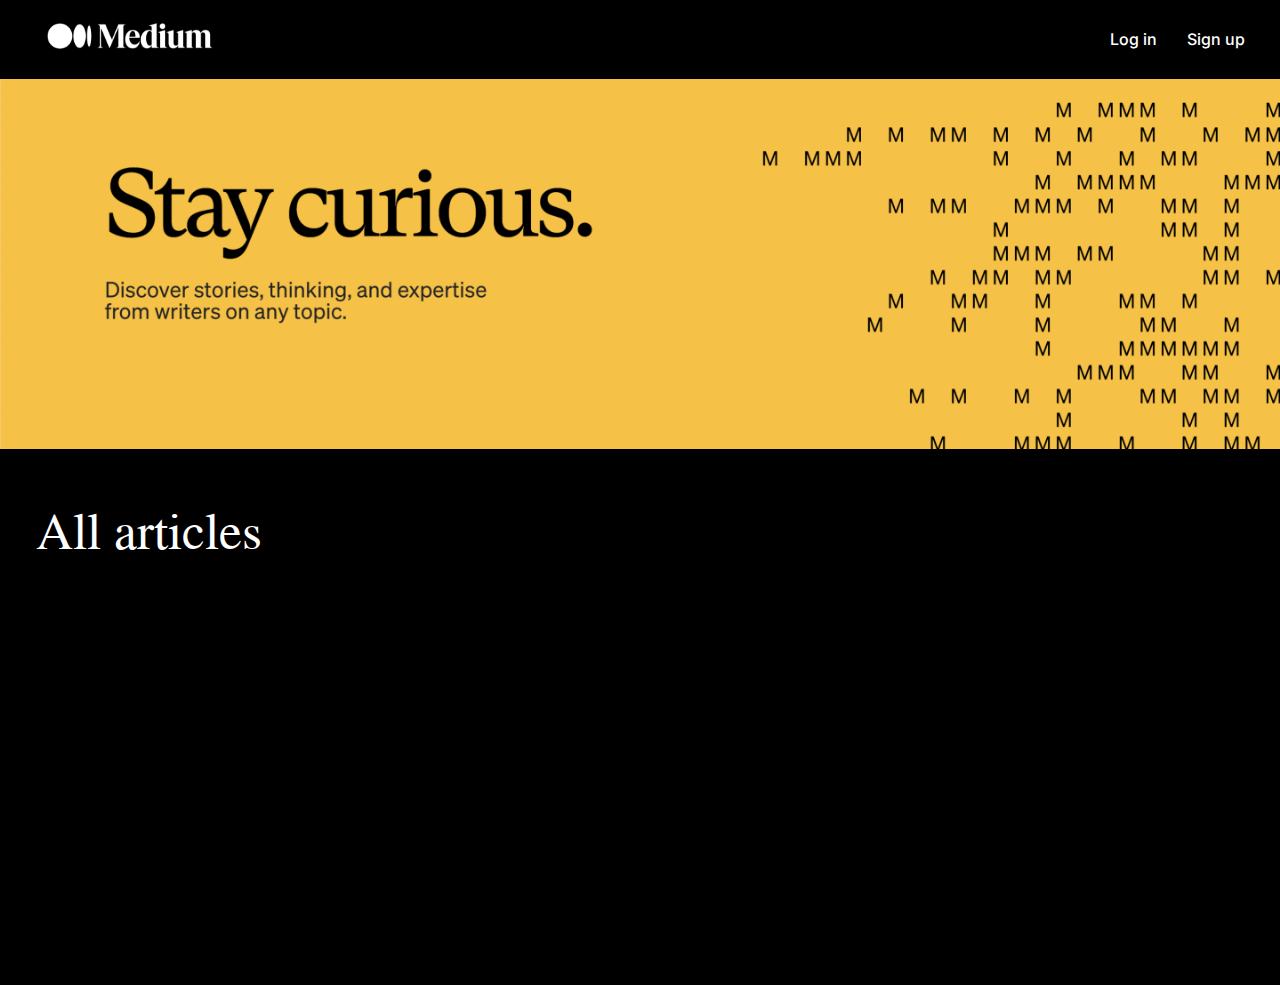
<file: IMTIHON- 5 oy/imtihon/index.html>
<!DOCTYPE html>
<html lang="en">
<head>
    <meta charset="UTF-8">
    <meta name="viewport" content="width=device-width, initial-scale=1.0">
    <title>BLOG POST</title>
    <link rel="stylesheet" href="https://cdn.jsdelivr.net/npm/swiper@11/swiper-bundle.min.css" />
    <link rel="stylesheet" href="./css/index.css">
    <link rel="preconnect" href="https://fonts.googleapis.com">
    <link rel="preconnect" href="https://fonts.gstatic.com" crossorigin>
    <link href="https://fonts.googleapis.com/css2?family=Inter:wght@100..900&family=Jomolhari&display=swap" rel="stylesheet">
</head>
<body>
    <header class="header">
        <nav class="nav container">
            <a href="./index.html" class="nav__logo">
                <img src="./svg/logo.svg" alt="logo">
            </a>
            <div class="nav__register">
                <a href="#" class="nav__logout logout">Log Out</a>
                <a href="./pages/dashboard.html" class="nav-register__dashboard dash">Create Post</a>
                <a href="./pages/logIn.html" class="nav-register__login log">Log in</a>
                <a href="./pages/sign-Up.html" class="nav-register__signup reg">Sign up</a>
            </div>
        </nav>
        <div class="hero">
            <img src="./images/hero.png" class="hero__img">
        </div>
    </header>


    <div class="cards__articles container">
        <h3 class="articles__title">All articles</h3>
        <div class="swiper mySwiper">
            <div class="swiper-wrapper"></div>
        </div>
    </div>

    <script src="https://cdn.jsdelivr.net/npm/swiper@11/swiper-bundle.min.js"></script>
    <script src="./script/index.js"></script>
</body>
</html>
</file>
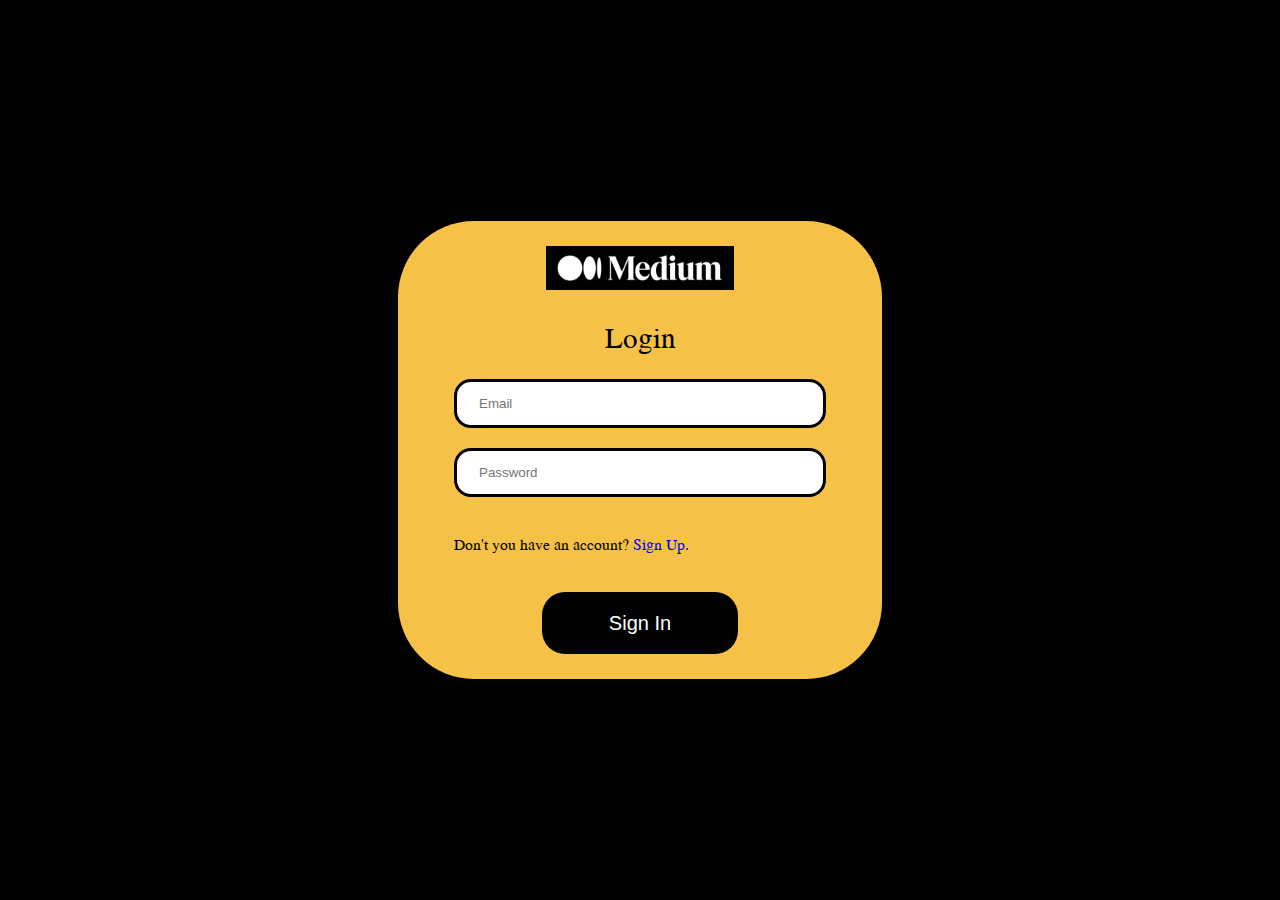
<file: IMTIHON- 5 oy/imtihon/pages/login.html>
<!DOCTYPE html>
<html lang="en">
<head>
    <meta charset="UTF-8">
    <meta name="viewport" content="width=device-width, initial-scale=1.0">
    <title>LOG IN</title>
    <link rel="stylesheet" href="../css/login.css">
    <link rel="preconnect" href="https://fonts.googleapis.com">
    <link rel="preconnect" href="https://fonts.gstatic.com" crossorigin>
    <link href="https://fonts.googleapis.com/css2?family=Inter:wght@100..900&family=Jomolhari&display=swap" rel="stylesheet">
</head>
<body>

    <div class="signup">
        <img src="../svg/logo.svg" class="signup__img" alt="">
        <h4 class="signup__title">Login</h4>
        <form class="signup__form login__form">
            <input type="email" name="" id="login-email" placeholder="Email">
            <input type="password" id="login-password" placeholder="Password">
            <p class="signup-login">Don't you have an account? <a href="./sign-Up.html">Sign Up.</p>
            <button type="submit" class="signup-btn">Sign In </button>
        </form>
    </div>


    <script src="../script/login.js"></script>
</body>

</html>
</file>
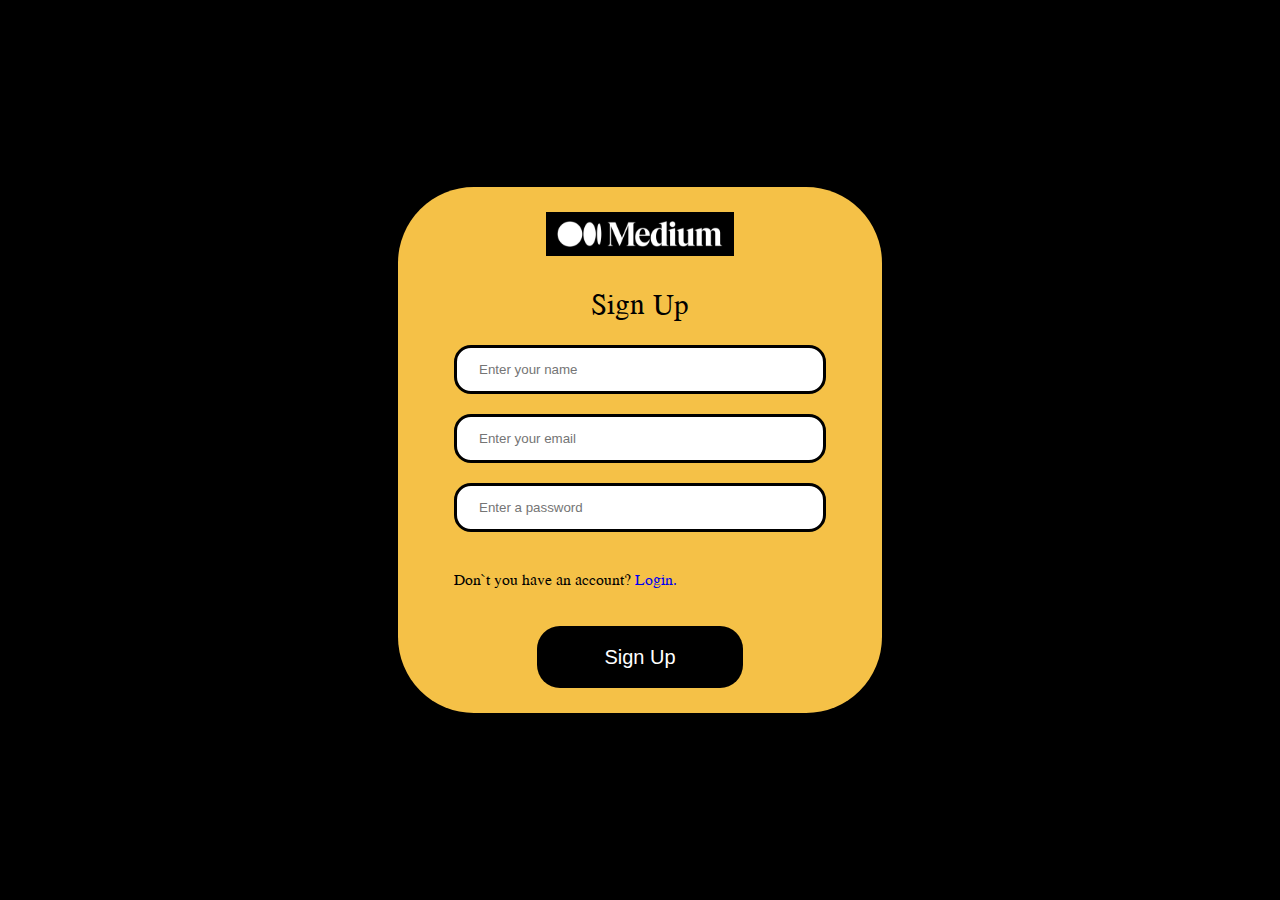
<file: IMTIHON- 5 oy/imtihon/pages/sign-Up.html>
<!DOCTYPE html>
<html lang="en">
<head>
    <meta charset="UTF-8">
    <meta name="viewport" content="width=device-width, initial-scale=1.0">
    <title>SIGN UP</title>
    <link rel="stylesheet" href="../css/signup.css">
    <link rel="preconnect" href="https://fonts.googleapis.com">
    <link rel="preconnect" href="https://fonts.gstatic.com" crossorigin>
    <link href="https://fonts.googleapis.com/css2?family=Inter:wght@100..900&family=Jomolhari&display=swap" rel="stylesheet">
</head>
<body>
    
    <div class="signup">
        <img src="../svg/logo.svg" class="signup__img" alt="">
        <h4 class="signup__title">Sign Up</h4>
        <form id="signup__form" class="signup__form">
            <input type="text" id="signup-firstname" placeholder="Enter your name">
            <input type="email" id="signup-email" placeholder="Enter your email">
            <input type="password" id="signup-password" placeholder="Enter a password">
            <p class="signup-login">Don`t you have an account? <a href="./login.html">Login.</p>
            <button type="submit" class="signup-btn">Sign Up</button>
        </form>
    </div>


    <script src="../script/signup.js"></script>
</body>

</html>
</file>
<file: IMTIHON- 5 oy/imtihon/css/index.css>
* {
    padding: 0;
    margin: 0;
    box-sizing: border-box;
    text-decoration: none;
}

body {
    background: #000000;
    color: #fff;
    font-family: "Jomolhari", serif;
}

.container {
    max-width: 1229px;
    padding: 0px 10px;
    margin: 0 auto;
}

.nav {
    height: 79px;
    display: flex;
    justify-content: space-between;
    align-items: center;
}

.nav__register {
    display: flex;
    align-items: center;
    gap: 30px;
}

.nav__logout,
.nav-register__dashboard,
.nav-register__login,
.nav-register__signup {
    font-family: "Inter", sans-serif;
    font-size: 1rem;
    font-weight: 500;
    line-height: 19.22px;
    color: #ffffff;
    cursor: pointer;
}

.nav-register__dashboard{
    margin-right: 1rem;
    transition: color 0.3s ease-in-out;
}

.nav__logout,
.nav-register__dashboard:hover,
.nav-register__login:hover,
.nav-register__signup:hover {
    transition: 0.3s ease-in-out;
    color: #F0DE36;
}

.nav__logout{
    color: red;
    cursor: pointer;
}

.hero__img {
    width: 100%;
}

.articles__title {
    font-size: 46px;
    font-weight: 400;
    line-height: 73.67px;
    color: #fff;
    margin: 37px 0px 30px 0;
}

.cards__articles {
    padding-bottom: 52px;
}

.swiper {
    width: 100%;
    height: 336px;
}

.swiper-slide {
    height: 336px;
    font-size: 18px;
    background: #1E1E1E;
    display: flex;
    justify-content: center;
    align-items: center;
    color: #ffffff;
    border: 3px solid #F0DE36;
    overflow: hidden;
    display: block;
}

.swiper-slide img {
    max-width: 100%;
    width: 100%;
    height: 172px;
}

.swiper-slide__body {
    padding: 7px 12px;
    height: 150px;
    display: flex;
    flex-direction: column;
    justify-content: space-between;
}

.swiper-slide__title {
    font-size: 20px;
    font-weight: 400;
    line-height: 32.03px;
    text-align: left;
}

.swiper-slide__info {
    font-size: 12px;
    font-weight: 400;
    line-height: 19.22px;
    text-align: left;
}

.swiper-slide__author {
    display: flex;
    gap: 9px;
    padding: 10px 0px 12px 0;
}

.swiper-slide__author img {
    width: 35px;
    height: 35px;
}
.swiper-slide-author__about{
    display: flex;
    flex-direction: column;
}
.swiper-slide-author__name {
    font-size: 12px;
    font-weight: 400;
    line-height: 19.22px;
}

.swiper-slide-author__author {
    font-size: 12px;
    font-weight: 400;
    line-height: 19.22px;
    text-align: left;
    color: #787878;
}
</file>
<file: IMTIHON- 5 oy/imtihon/css/login.css>
* {
    padding: 0;
    margin: 0;
    box-sizing: border-box;
    text-decoration: none;
}

body {
    background: #000000;
    color: #fff;
    font-family: "Jomolhari", serif;
    display: flex;
    justify-content: center;
    align-items: center;
    height: 100vh;
}

.signup {
    background: #F5C147;
    border-radius: 76px;
    max-width: 484px;
    width: 100%;
    text-align: center;
    padding: 25px 56px;
}

.signup__img {
    width: 188px;
    height: 44px;
}

.signup__title {
    font-size: 26px;
    font-weight: 400;
    line-height: 41.64px;
    padding: 20px 0;
    color: black;
}

.signup__form {
    display: flex;
    flex-direction: column;
    gap: 20px;
    width: 100%;
}

.signup__form input {
    border: 3px solid #000000;
    padding: 14px 22px;
    outline: none;
    border-radius: 17px;
}

.signup-login {
    text-align: left;
    padding: 16px 0;
    font-size: 14px;
    font-weight: 400;
    line-height: 22.42px;
    color: #000000;
}


.signup-btn {
    padding: 15px 67px;
    background: #000000;
    border-radius: 23px;
    color: white;
    font-size: 20px;
    font-weight: 400;
    line-height: 32.03px;
    border: none;
}
</file>
<file: IMTIHON- 5 oy/imtihon/css/signup.css>
* {
    padding: 0;
    margin: 0;
    box-sizing: border-box;
    text-decoration: none;
}

body {
    background: #000000;
    color: #fff;
    font-family: "Jomolhari", serif;
    display: flex;
    justify-content: center;
    align-items: center;
    height: 100vh;
}

.signup {
    background: #F5C147;
    border-radius: 76px;
    max-width: 484px;
    width: 100%;
    text-align: center;
    padding: 25px 56px;
}

.signup__img {
    width: 188px;
    height: 44px;
}

.signup__title {
    font-size: 26px;
    font-weight: 400;
    line-height: 41.64px;
    padding: 20px 0;
    color: black;
}

.signup__form {
    display: flex;
    flex-direction: column;
    gap: 20px;
    width: 100%;
}

.signup__form input {
    border: 3px solid #000000;
    padding: 14px 22px;
    outline: none;
    border-radius: 17px;
}

.signup-login {
    text-align: left;
    padding: 16px 0;
    font-size: 14px;
    font-weight: 400;
    line-height: 22.42px;
    color: #000000;
}

.signup-btn {
    padding: 15px 67px;
    background: #000000;
    border-radius: 23px;
    color: white;
    font-size: 20px;
    font-weight: 400;
    line-height: 32.03px;
    cursor: pointer;
    border: none;
}
</file>
